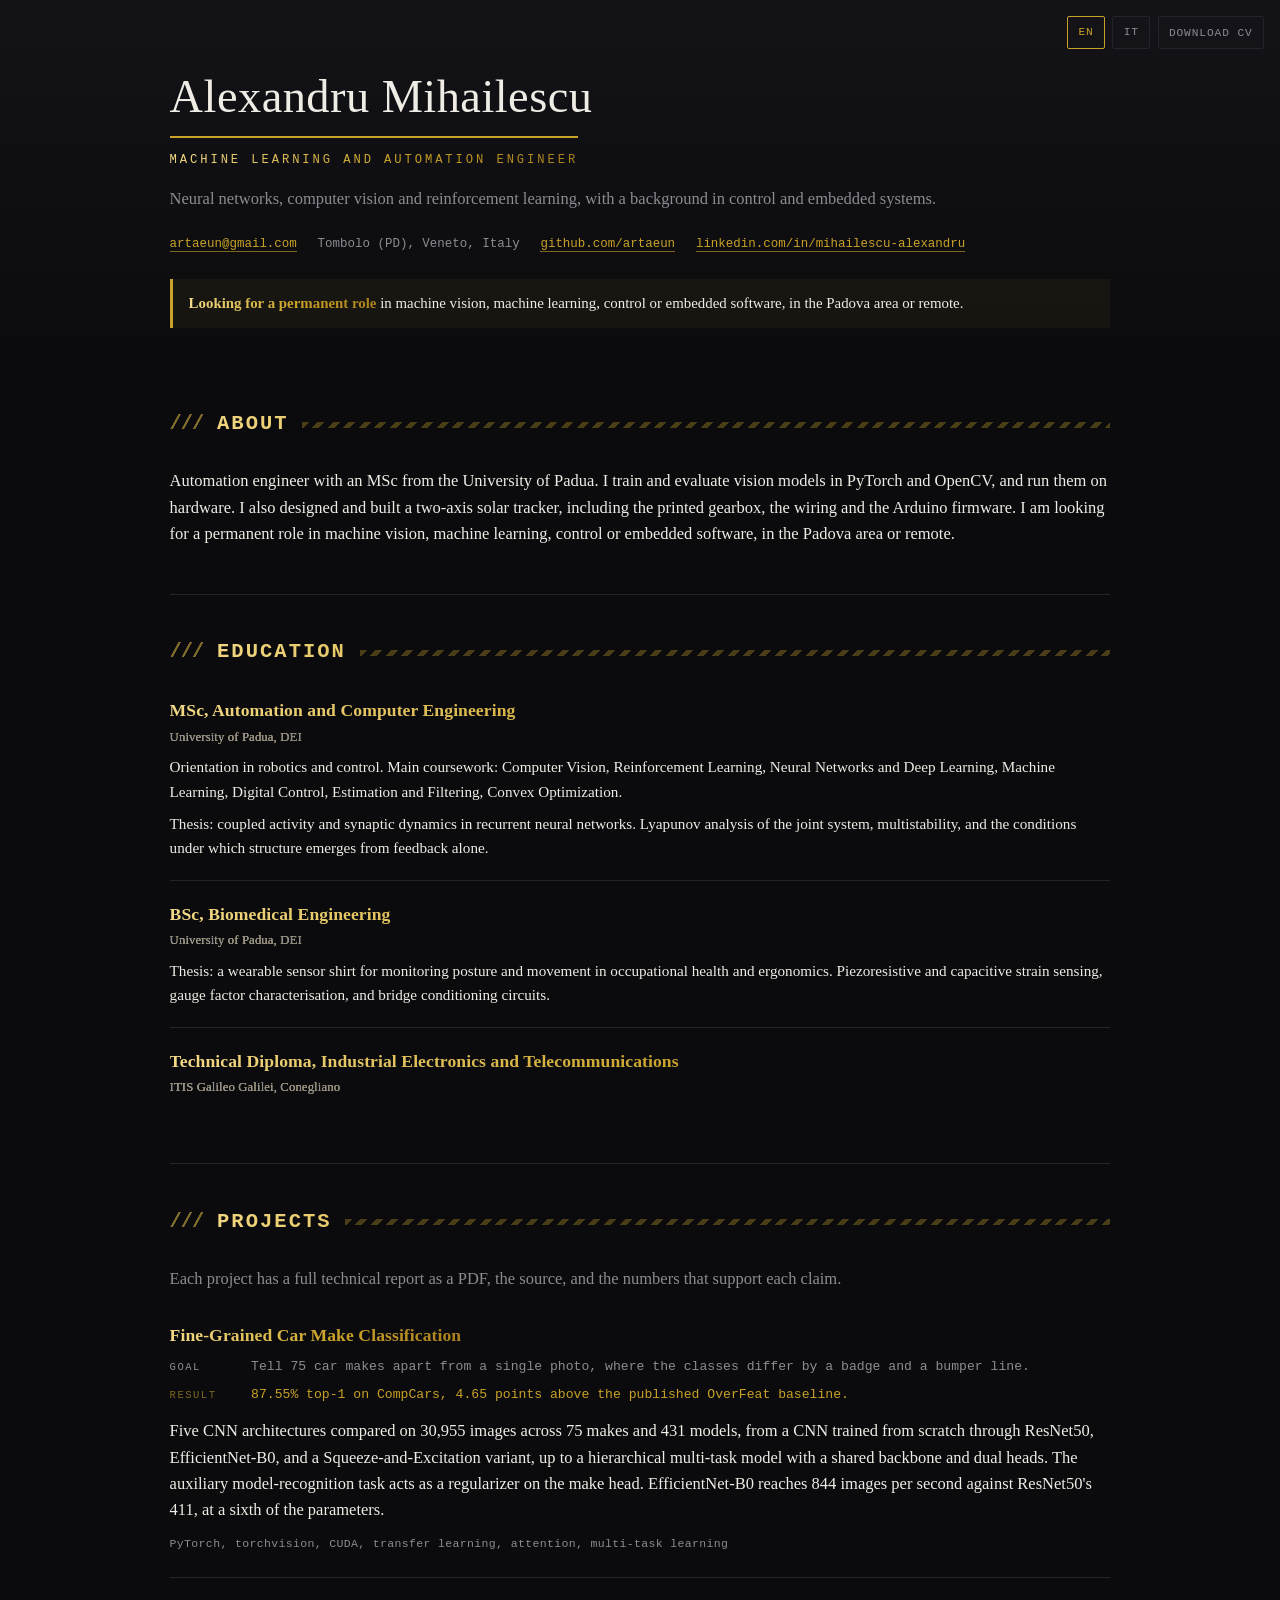
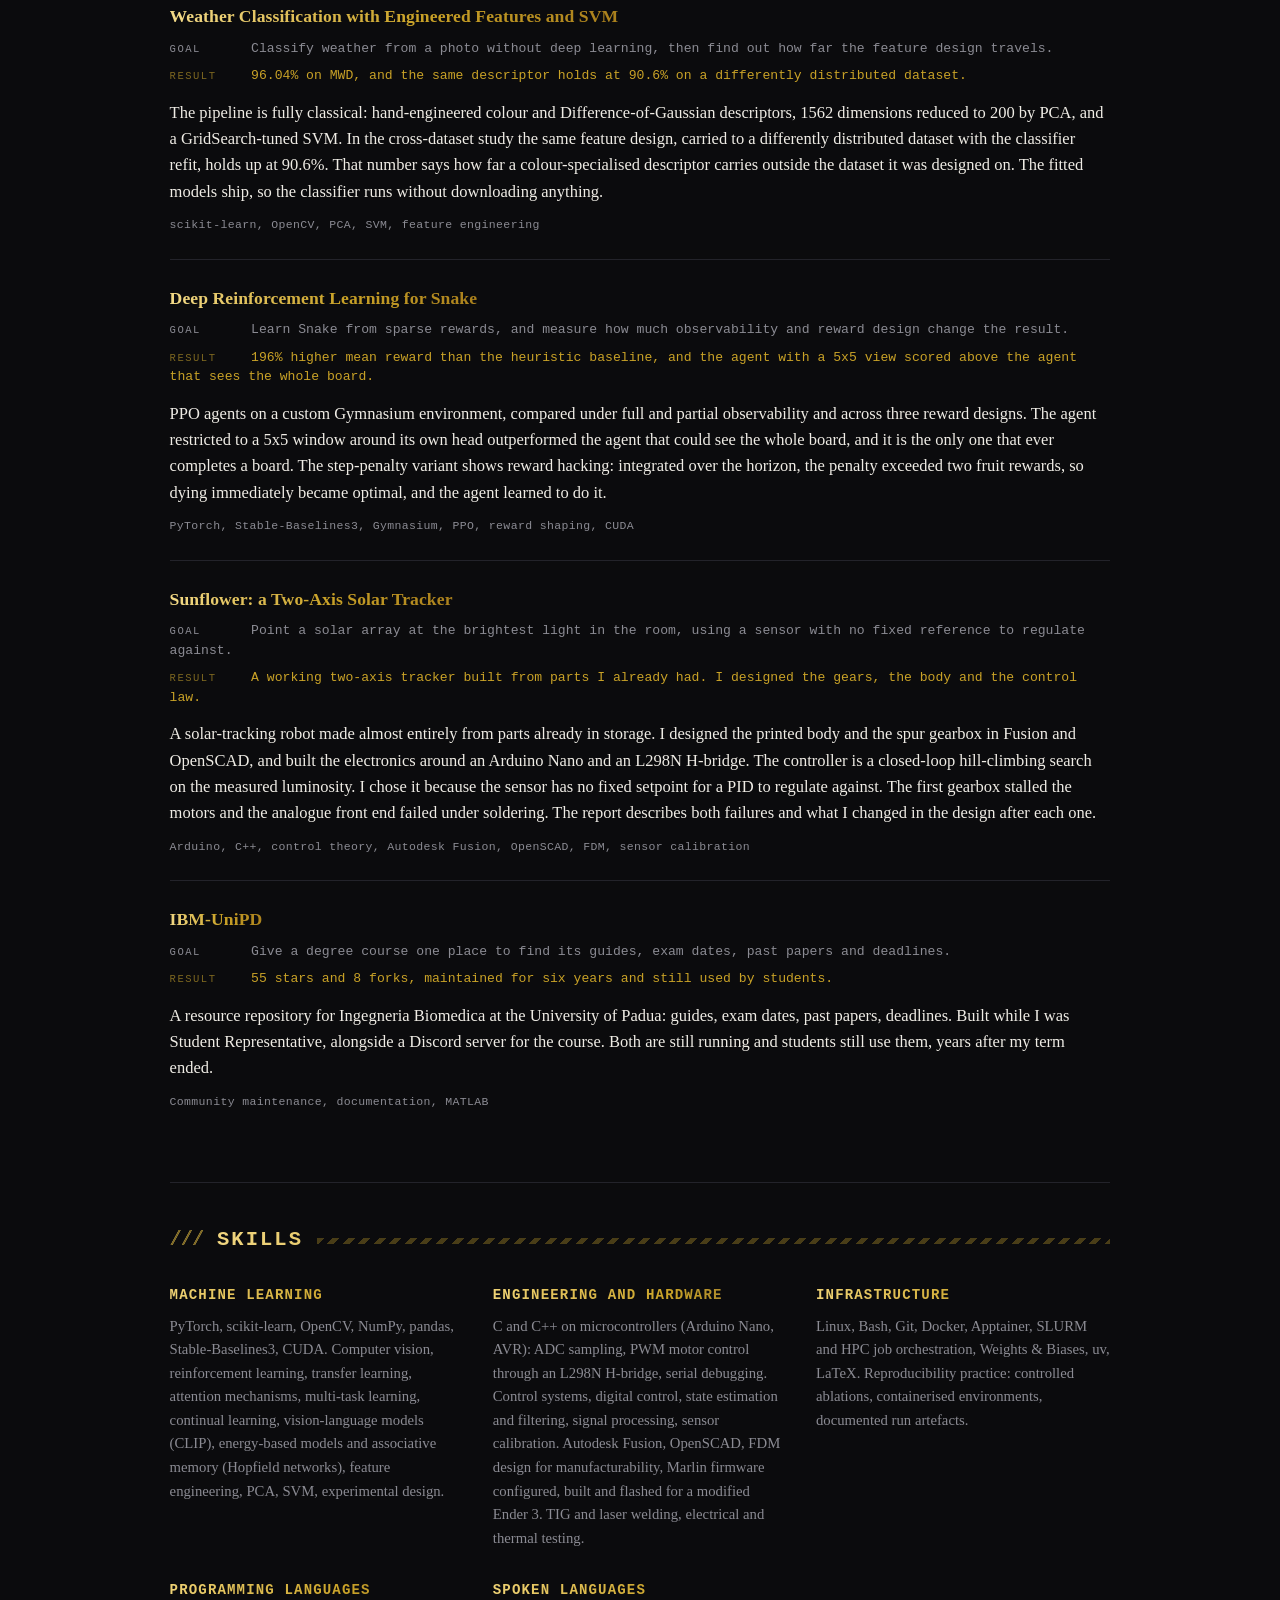
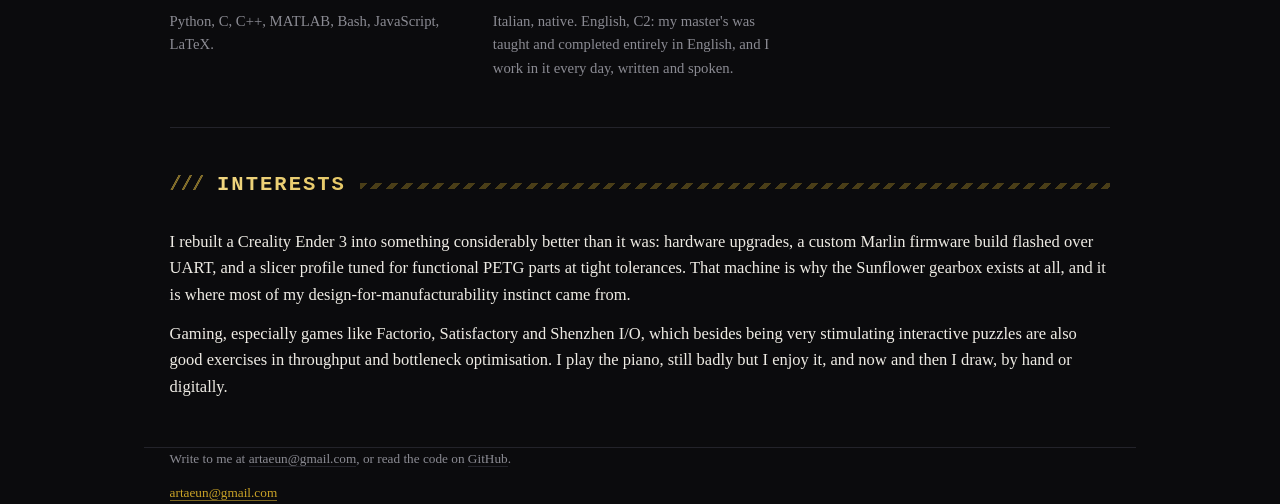
<file: index.html>
<!DOCTYPE html>
<html lang="en">
<head>
<meta charset="utf-8">
<meta name="viewport" content="width=device-width, initial-scale=1">
<title>Alexandru Mihailescu</title>
<meta name="description" content="Applied ML engineer. Computer vision, reinforcement learning, embedded systems. MSc Automation Engineering, University of Padua.">
<link rel="stylesheet" href="style.css">
<link rel="icon" href="data:,">
</head>
<body>

<nav class="toolbar screen-only">
  <a href="index.html" class="on">EN</a>
  <a href="it.html">IT</a>
  <button onclick="window.print()">Download CV</button>
</nav>

<header class="hero">
  <div class="wrap">
    <h1>Alexandru Mihailescu</h1>
    <p class="role">Machine Learning and Automation Engineer</p>
    <p class="sub">Neural networks, computer vision and reinforcement learning, with a background in control and embedded systems.</p>

    <ul class="contact">
      <li><a href="mailto:artaeun@gmail.com">artaeun@gmail.com</a></li>
      <li class="print-only phone">+39 340 519 2139</li>
      <li>Tombolo (PD), Veneto, Italy</li>
      <li><a href="https://github.com/artaeun">github.com/artaeun</a></li>
      <li><a href="https://www.linkedin.com/in/mihailescu-alexandru">linkedin.com/in/mihailescu-alexandru</a></li>
    </ul>

    <p class="availability"><strong>Looking for a permanent role</strong> in machine vision, machine learning, control or embedded software, in the Padova area or remote.</p>
  </div>
</header>

<main class="wrap">

<section id="about">
    <h2>About</h2>
    <p>Automation engineer with an MSc from the University of Padua. I train and evaluate vision models in PyTorch and OpenCV, and run them on hardware. I also designed and built a two-axis solar tracker, including the printed gearbox, the wiring and the Arduino firmware. I am looking for a permanent role in machine vision, machine learning, control or embedded software, in the Padova area or remote.</p>
  </section>

<section id="education">
    <h2>Education</h2>

    <article class="entry">
      <h3>MSc, Automation and Computer Engineering <span class="org">University of Padua, DEI</span></h3>
      <p class="screen-only">Orientation in robotics and control. Main coursework: Computer Vision, Reinforcement Learning, Neural Networks and Deep Learning, Machine Learning, Digital Control, Estimation and Filtering, Convex Optimization.</p>
      <p>Thesis: coupled activity and synaptic dynamics in recurrent neural networks. Lyapunov analysis of the joint system, multistability, and the conditions under which structure emerges from feedback alone.</p>
    </article>

    <article class="entry">
      <h3>BSc, Biomedical Engineering <span class="org">University of Padua, DEI</span></h3>
      <p>Thesis: a wearable sensor shirt for monitoring posture and movement in occupational health and ergonomics. Piezoresistive and capacitive strain sensing, gauge factor characterisation, and bridge conditioning circuits.</p>
    </article>

    <article class="entry">
      <h3>Technical Diploma, Industrial Electronics and Telecommunications <span class="org">ITIS Galileo Galilei, Conegliano</span></h3>
    </article>
  </section>

<section id="projects">
    <h2>Projects</h2>
    <p class="lede screen-only">Each project has a full technical report as a PDF, the source, and the numbers that support each claim.</p>

    <article class="project">
      <h3><a href="https://github.com/artaeun/fine-grained-car-classification">Fine-Grained Car Make Classification</a></h3>
      <p class="goal"><span>Goal</span> Tell 75 car makes apart from a single photo, where the classes differ by a badge and a bumper line.</p>
      <p class="metric"><span>Result</span> 87.55% top-1 on CompCars, 4.65 points above the published OverFeat baseline.</p>
      <p>Five CNN architectures compared on 30,955 images across 75 makes and 431 models, from a CNN trained from scratch through ResNet50, EfficientNet-B0, and a Squeeze-and-Excitation variant, up to a hierarchical multi-task model with a shared backbone and dual heads. The auxiliary model-recognition task acts as a regularizer on the make head. EfficientNet-B0 reaches 844 images per second against ResNet50's 411, at a sixth of the parameters.</p>
      <p class="stack">PyTorch, torchvision, CUDA, transfer learning, attention, multi-task learning</p>
    </article>

    <article class="project">
      <h3><a href="https://github.com/artaeun/weather-classification-svm">Weather Classification with Engineered Features and SVM</a></h3>
      <p class="goal"><span>Goal</span> Classify weather from a photo without deep learning, then find out how far the feature design travels.</p>
      <p class="metric"><span>Result</span> 96.04% on MWD, and the same descriptor holds at 90.6% on a differently distributed dataset.</p>
      <p>The pipeline is fully classical: hand-engineered colour and Difference-of-Gaussian descriptors, 1562 dimensions reduced to 200 by PCA, and a GridSearch-tuned SVM. In the cross-dataset study the same feature design, carried to a differently distributed dataset with the classifier refit, holds up at 90.6%. That number says how far a colour-specialised descriptor carries outside the dataset it was designed on. The fitted models ship, so the classifier runs without downloading anything.</p>
      <p class="stack">scikit-learn, OpenCV, PCA, SVM, feature engineering</p>
    </article>

    <article class="project">
      <h3><a href="https://github.com/artaeun/deep-rl-snake">Deep Reinforcement Learning for Snake</a></h3>
      <p class="goal"><span>Goal</span> Learn Snake from sparse rewards, and measure how much observability and reward design change the result.</p>
      <p class="metric"><span>Result</span> 196% higher mean reward than the heuristic baseline, and the agent with a 5x5 view scored above the agent that sees the whole board.</p>
      <p>PPO agents on a custom Gymnasium environment, compared under full and partial observability and across three reward designs. The agent restricted to a 5x5 window around its own head outperformed the agent that could see the whole board, and it is the only one that ever completes a board. The step-penalty variant shows reward hacking: integrated over the horizon, the penalty exceeded two fruit rewards, so dying immediately became optimal, and the agent learned to do it.</p>
      <p class="stack">PyTorch, Stable-Baselines3, Gymnasium, PPO, reward shaping, CUDA</p>
    </article>

    <article class="project">
      <h3><a href="https://github.com/artaeun/sunflower-solar-tracker">Sunflower: a Two-Axis Solar Tracker</a></h3>
      <p class="goal"><span>Goal</span> Point a solar array at the brightest light in the room, using a sensor with no fixed reference to regulate against.</p>
      <p class="metric"><span>Result</span> A working two-axis tracker built from parts I already had. I designed the gears, the body and the control law.</p>
      <p>A solar-tracking robot made almost entirely from parts already in storage. I designed the printed body and the spur gearbox in Fusion and OpenSCAD, and built the electronics around an Arduino Nano and an L298N H-bridge. The controller is a closed-loop hill-climbing search on the measured luminosity. I chose it because the sensor has no fixed setpoint for a PID to regulate against. The first gearbox stalled the motors and the analogue front end failed under soldering. The report describes both failures and what I changed in the design after each one.</p>
      <p class="stack">Arduino, C++, control theory, Autodesk Fusion, OpenSCAD, FDM, sensor calibration</p>
    </article>

    <article class="project">
      <h3><a href="https://github.com/artaeun/IBM-UniPD">IBM-UniPD</a></h3>
      <p class="goal"><span>Goal</span> Give a degree course one place to find its guides, exam dates, past papers and deadlines.</p>
      <p class="metric"><span>Result</span> 55 stars and 8 forks, maintained for six years and still used by students.</p>
      <p>A resource repository for Ingegneria Biomedica at the University of Padua: guides, exam dates, past papers, deadlines. Built while I was Student Representative, alongside a Discord server for the course. Both are still running and students still use them, years after my term ended.</p>
      <p class="stack">Community maintenance, documentation, MATLAB</p>
    </article>
  </section>

<section id="skills">
    <h2>Skills</h2>

    <div class="skillgrid">
      <div>
        <h3>Machine learning</h3>
        <p>PyTorch, scikit-learn, OpenCV, NumPy, pandas, Stable-Baselines3, CUDA. Computer vision, reinforcement learning, transfer learning, attention mechanisms, multi-task learning, continual learning, vision-language models (CLIP), energy-based models and associative memory (Hopfield networks), feature engineering, PCA, SVM, experimental design.</p>
      </div>
      <div>
        <h3>Engineering and hardware</h3>
        <p>C and C++ on microcontrollers (Arduino Nano, AVR): ADC sampling, PWM motor control through an L298N H-bridge, serial debugging. Control systems, digital control, state estimation and filtering, signal processing, sensor calibration. Autodesk Fusion, OpenSCAD, FDM design for manufacturability, Marlin firmware configured, built and flashed for a modified Ender 3. TIG and laser welding, electrical and thermal testing.</p>
      </div>
      <div>
        <h3>Infrastructure</h3>
        <p>Linux, Bash, Git, Docker, Apptainer, SLURM and HPC job orchestration, Weights &amp; Biases, uv, LaTeX. Reproducibility practice: controlled ablations, containerised environments, documented run artefacts.</p>
      </div>
      <div>
        <h3>Programming languages</h3>
        <p>Python, C, C++, MATLAB, Bash, JavaScript, LaTeX.</p>
      </div>
      <div>
        <h3>Spoken languages</h3>
        <p>Italian, native. English, C2: my master's was taught and completed entirely in English, and I work in it every day, written and spoken.</p>
      </div>
      </div>
  </section>



<section id="interests" class="screen-only">
    <h2>Interests</h2>
    <p>I rebuilt a Creality Ender 3 into something considerably better than it was: hardware upgrades, a custom Marlin firmware build flashed over UART, and a slicer profile tuned for functional PETG parts at tight tolerances. That machine is why the Sunflower gearbox exists at all, and it is where most of my design-for-manufacturability instinct came from.</p>
    <p>Gaming, especially games like Factorio, Satisfactory and Shenzhen I/O, which besides being very stimulating interactive puzzles are also good exercises in throughput and bottleneck optimisation. I play the piano, still badly but I enjoy it, and now and then I draw, by hand or digitally.</p>
  </section>

</main>

<footer class="wrap">
  <p class="colophon screen-only">Write to me at <a href="mailto:artaeun@gmail.com">artaeun@gmail.com</a>, or read the code on <a href="https://github.com/artaeun">GitHub</a>.</p>
  <p class="screen-only"><a href="mailto:artaeun@gmail.com">artaeun@gmail.com</a></p>
  <p class="print-only">artaeun@gmail.com &nbsp;&middot;&nbsp; +39 340 519 2139 &nbsp;&middot;&nbsp; Tombolo (PD), Italy &nbsp;&middot;&nbsp; Portfolio, source and full technical reports: github.com/artaeun &nbsp;&middot;&nbsp; artaeun.github.io</p>
</footer>

</body>
</html>
</file>
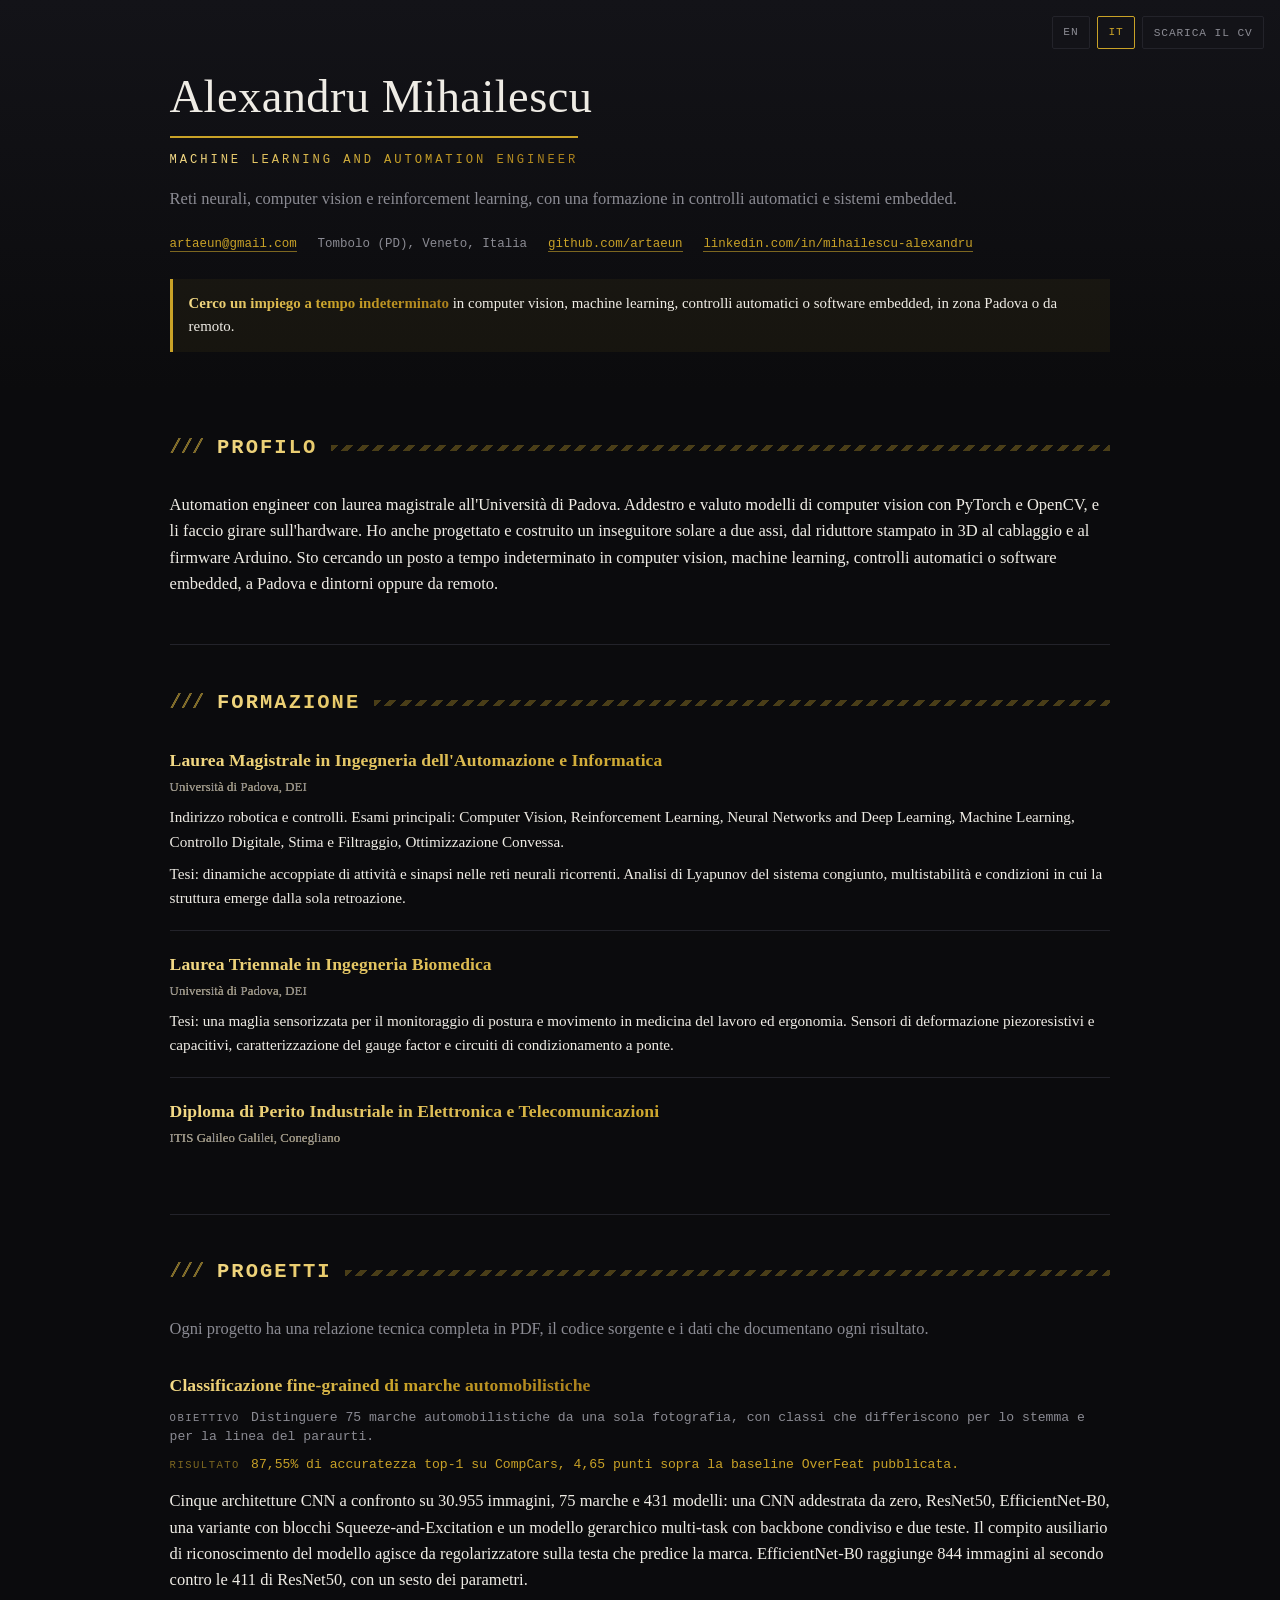
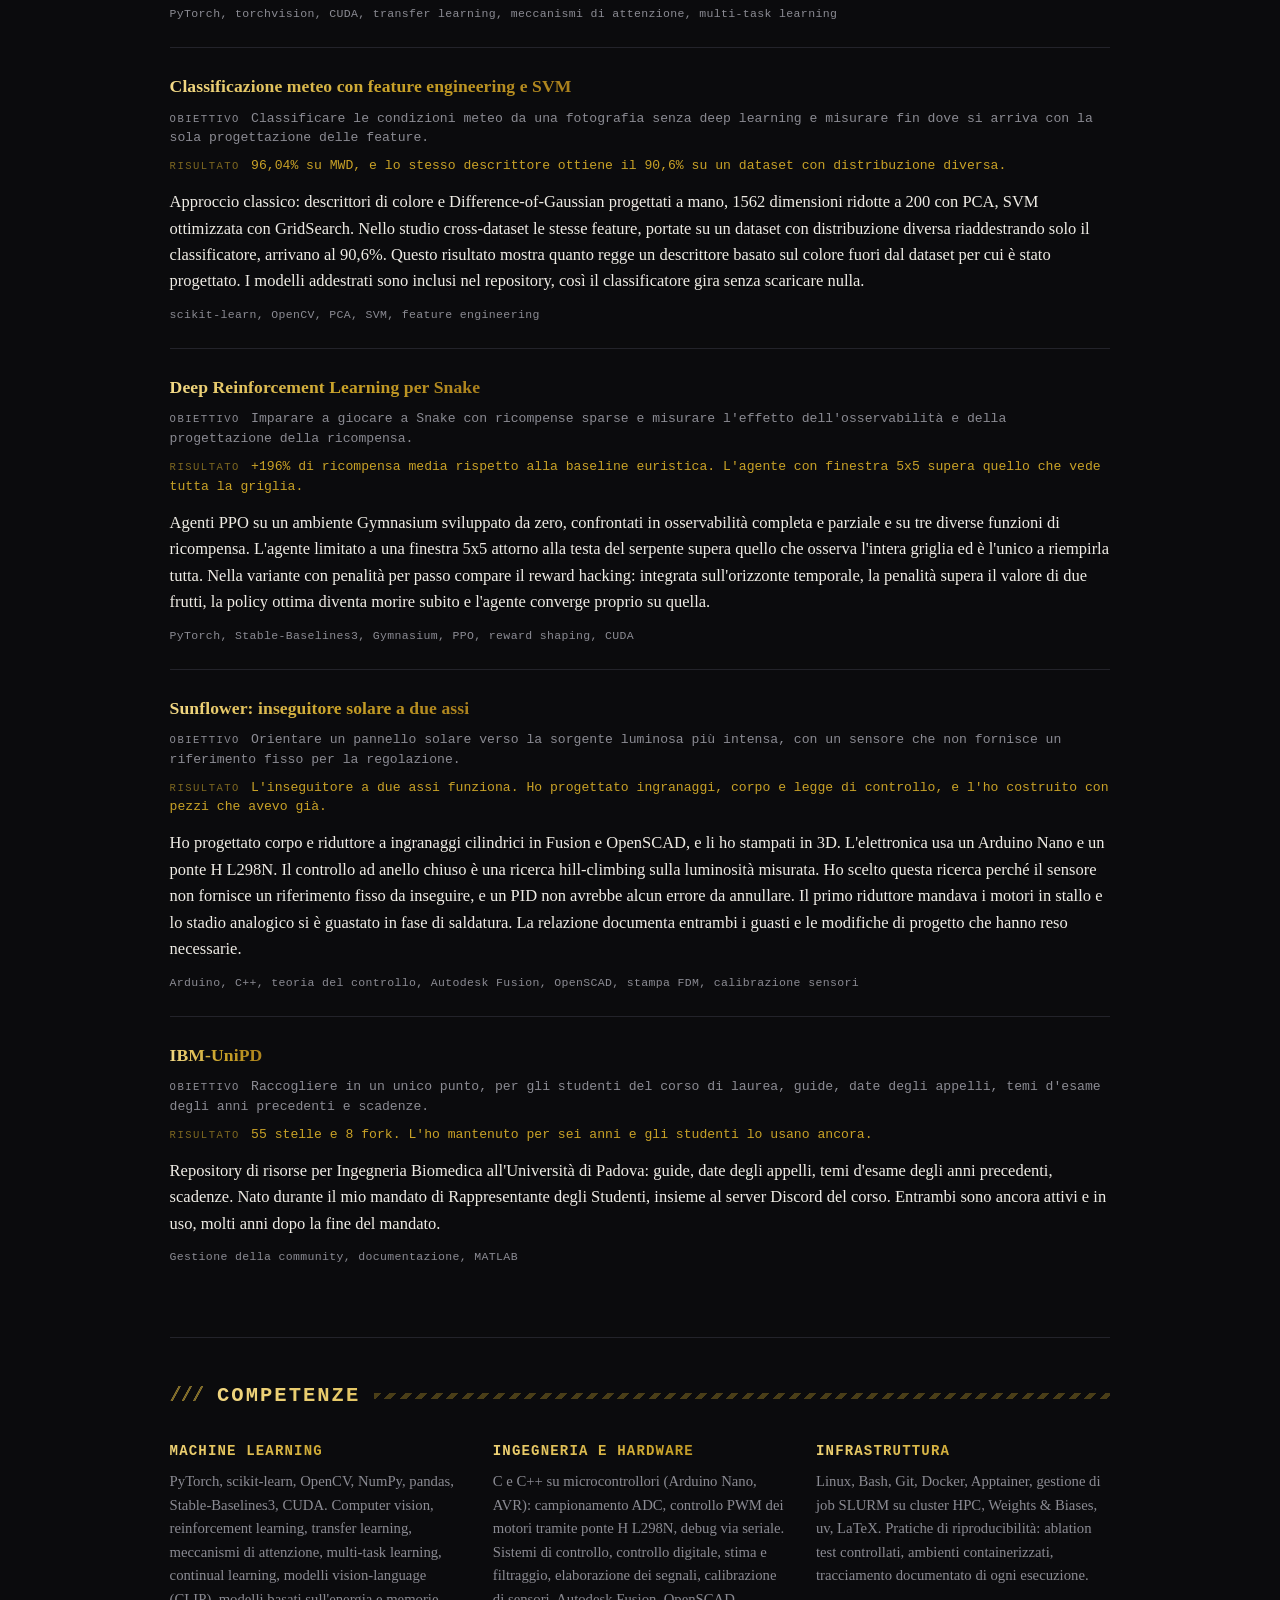
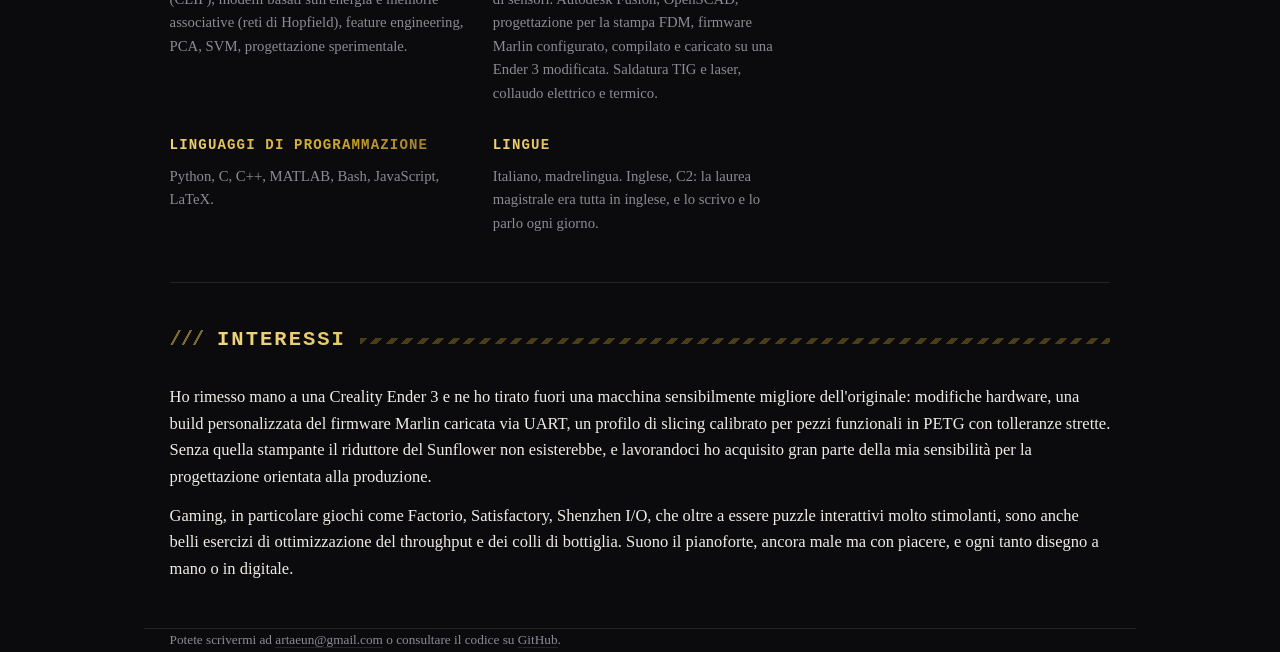
<file: it.html>
<!DOCTYPE html>
<html lang="it">
<head>
<meta charset="utf-8">
<meta name="viewport" content="width=device-width, initial-scale=1">
<title>Alexandru Mihailescu</title>
<meta name="description" content="Machine Learning and Automation Engineer. Computer vision, reinforcement learning, sistemi embedded. Laurea magistrale in Ingegneria dell'Automazione, Università di Padova.">
<link rel="stylesheet" href="style.css">
<link rel="icon" href="data:,">
</head>
<body>

<nav class="toolbar screen-only">
  <a href="index.html">EN</a>
  <a href="it.html" class="on">IT</a>
  <button onclick="window.print()">Scarica il CV</button>
</nav>

<header class="hero">
  <div class="wrap">
    <h1>Alexandru Mihailescu</h1>
    <p class="role">Machine Learning and Automation Engineer</p>
    <p class="sub">Reti neurali, computer vision e reinforcement learning, con una formazione in controlli automatici e sistemi embedded.</p>

    <ul class="contact">
      <li><a href="mailto:artaeun@gmail.com">artaeun@gmail.com</a></li>
      <li class="print-only phone">+39 340 519 2139</li>
      <li>Tombolo (PD), Veneto, Italia</li>
      <li><a href="https://github.com/artaeun">github.com/artaeun</a></li>
      <li><a href="https://www.linkedin.com/in/mihailescu-alexandru">linkedin.com/in/mihailescu-alexandru</a></li>
    </ul>

    <p class="availability"><strong>Cerco un impiego a tempo indeterminato</strong> in computer vision, machine learning, controlli automatici o software embedded, in zona Padova o da remoto.</p>
  </div>
</header>

<main class="wrap">

<section id="about">
    <h2>Profilo</h2>
    <p>Automation engineer con laurea magistrale all'Università di Padova. Addestro e valuto modelli di computer vision con PyTorch e OpenCV, e li faccio girare sull'hardware. Ho anche progettato e costruito un inseguitore solare a due assi, dal riduttore stampato in 3D al cablaggio e al firmware Arduino. Sto cercando un posto a tempo indeterminato in computer vision, machine learning, controlli automatici o software embedded, a Padova e dintorni oppure da remoto.</p>
  </section>

<section id="education">
    <h2>Formazione</h2>

    <article class="entry">
      <h3>Laurea Magistrale in Ingegneria dell'Automazione e Informatica <span class="org">Università di Padova, DEI</span></h3>
      <p class="screen-only">Indirizzo robotica e controlli. Esami principali: Computer Vision, Reinforcement Learning, Neural Networks and Deep Learning, Machine Learning, Controllo Digitale, Stima e Filtraggio, Ottimizzazione Convessa.</p>
      <p>Tesi: dinamiche accoppiate di attività e sinapsi nelle reti neurali ricorrenti. Analisi di Lyapunov del sistema congiunto, multistabilità e condizioni in cui la struttura emerge dalla sola retroazione.</p>
    </article>

    <article class="entry">
      <h3>Laurea Triennale in Ingegneria Biomedica <span class="org">Università di Padova, DEI</span></h3>
      <p>Tesi: una maglia sensorizzata per il monitoraggio di postura e movimento in medicina del lavoro ed ergonomia. Sensori di deformazione piezoresistivi e capacitivi, caratterizzazione del gauge factor e circuiti di condizionamento a ponte.</p>
    </article>

    <article class="entry">
      <h3>Diploma di Perito Industriale in Elettronica e Telecomunicazioni <span class="org">ITIS Galileo Galilei, Conegliano</span></h3>
    </article>
  </section>

<section id="projects">
    <h2>Progetti</h2>
    <p class="lede screen-only">Ogni progetto ha una relazione tecnica completa in PDF, il codice sorgente e i dati che documentano ogni risultato.</p>

    <article class="project">
      <h3><a href="https://github.com/artaeun/fine-grained-car-classification">Classificazione fine-grained di marche automobilistiche</a></h3>
      <p class="goal"><span>Obiettivo</span> Distinguere 75 marche automobilistiche da una sola fotografia, con classi che differiscono per lo stemma e per la linea del paraurti.</p>
      <p class="metric"><span>Risultato</span> 87,55% di accuratezza top-1 su CompCars, 4,65 punti sopra la baseline OverFeat pubblicata.</p>
      <p>Cinque architetture CNN a confronto su 30.955 immagini, 75 marche e 431 modelli: una CNN addestrata da zero, ResNet50, EfficientNet-B0, una variante con blocchi Squeeze-and-Excitation e un modello gerarchico multi-task con backbone condiviso e due teste. Il compito ausiliario di riconoscimento del modello agisce da regolarizzatore sulla testa che predice la marca. EfficientNet-B0 raggiunge 844 immagini al secondo contro le 411 di ResNet50, con un sesto dei parametri.</p>
      <p class="stack">PyTorch, torchvision, CUDA, transfer learning, meccanismi di attenzione, multi-task learning</p>
    </article>

    <article class="project">
      <h3><a href="https://github.com/artaeun/weather-classification-svm">Classificazione meteo con feature engineering e SVM</a></h3>
      <p class="goal"><span>Obiettivo</span> Classificare le condizioni meteo da una fotografia senza deep learning e misurare fin dove si arriva con la sola progettazione delle feature.</p>
      <p class="metric"><span>Risultato</span> 96,04% su MWD, e lo stesso descrittore ottiene il 90,6% su un dataset con distribuzione diversa.</p>
      <p>Approccio classico: descrittori di colore e Difference-of-Gaussian progettati a mano, 1562 dimensioni ridotte a 200 con PCA, SVM ottimizzata con GridSearch. Nello studio cross-dataset le stesse feature, portate su un dataset con distribuzione diversa riaddestrando solo il classificatore, arrivano al 90,6%. Questo risultato mostra quanto regge un descrittore basato sul colore fuori dal dataset per cui è stato progettato. I modelli addestrati sono inclusi nel repository, così il classificatore gira senza scaricare nulla.</p>
      <p class="stack">scikit-learn, OpenCV, PCA, SVM, feature engineering</p>
    </article>

    <article class="project">
      <h3><a href="https://github.com/artaeun/deep-rl-snake">Deep Reinforcement Learning per Snake</a></h3>
      <p class="goal"><span>Obiettivo</span> Imparare a giocare a Snake con ricompense sparse e misurare l'effetto dell'osservabilità e della progettazione della ricompensa.</p>
      <p class="metric"><span>Risultato</span> +196% di ricompensa media rispetto alla baseline euristica. L'agente con finestra 5x5 supera quello che vede tutta la griglia.</p>
      <p>Agenti PPO su un ambiente Gymnasium sviluppato da zero, confrontati in osservabilità completa e parziale e su tre diverse funzioni di ricompensa. L'agente limitato a una finestra 5x5 attorno alla testa del serpente supera quello che osserva l'intera griglia ed è l'unico a riempirla tutta. Nella variante con penalità per passo compare il reward hacking: integrata sull'orizzonte temporale, la penalità supera il valore di due frutti, la policy ottima diventa morire subito e l'agente converge proprio su quella.</p>
      <p class="stack">PyTorch, Stable-Baselines3, Gymnasium, PPO, reward shaping, CUDA</p>
    </article>

    <article class="project">
      <h3><a href="https://github.com/artaeun/sunflower-solar-tracker">Sunflower: inseguitore solare a due assi</a></h3>
      <p class="goal"><span>Obiettivo</span> Orientare un pannello solare verso la sorgente luminosa più intensa, con un sensore che non fornisce un riferimento fisso per la regolazione.</p>
      <p class="metric"><span>Risultato</span> L'inseguitore a due assi funziona. Ho progettato ingranaggi, corpo e legge di controllo, e l'ho costruito con pezzi che avevo già.</p>
      <p>Ho progettato corpo e riduttore a ingranaggi cilindrici in Fusion e OpenSCAD, e li ho stampati in 3D. L'elettronica usa un Arduino Nano e un ponte H L298N. Il controllo ad anello chiuso è una ricerca hill-climbing sulla luminosità misurata. Ho scelto questa ricerca perché il sensore non fornisce un riferimento fisso da inseguire, e un PID non avrebbe alcun errore da annullare. Il primo riduttore mandava i motori in stallo e lo stadio analogico si è guastato in fase di saldatura. La relazione documenta entrambi i guasti e le modifiche di progetto che hanno reso necessarie.</p>
      <p class="stack">Arduino, C++, teoria del controllo, Autodesk Fusion, OpenSCAD, stampa FDM, calibrazione sensori</p>
    </article>

    <article class="project">
      <h3><a href="https://github.com/artaeun/IBM-UniPD">IBM-UniPD</a></h3>
      <p class="goal"><span>Obiettivo</span> Raccogliere in un unico punto, per gli studenti del corso di laurea, guide, date degli appelli, temi d'esame degli anni precedenti e scadenze.</p>
      <p class="metric"><span>Risultato</span> 55 stelle e 8 fork. L'ho mantenuto per sei anni e gli studenti lo usano ancora.</p>
      <p>Repository di risorse per Ingegneria Biomedica all'Università di Padova: guide, date degli appelli, temi d'esame degli anni precedenti, scadenze. Nato durante il mio mandato di Rappresentante degli Studenti, insieme al server Discord del corso. Entrambi sono ancora attivi e in uso, molti anni dopo la fine del mandato.</p>
      <p class="stack">Gestione della community, documentazione, MATLAB</p>
    </article>
  </section>

<section id="skills">
    <h2>Competenze</h2>

    <div class="skillgrid">
      <div>
        <h3>Machine learning</h3>
        <p>PyTorch, scikit-learn, OpenCV, NumPy, pandas, Stable-Baselines3, CUDA. Computer vision, reinforcement learning, transfer learning, meccanismi di attenzione, multi-task learning, continual learning, modelli vision-language (CLIP), modelli basati sull'energia e memorie associative (reti di Hopfield), feature engineering, PCA, SVM, progettazione sperimentale.</p>
      </div>
      <div>
        <h3>Ingegneria e hardware</h3>
        <p>C e C++ su microcontrollori (Arduino Nano, AVR): campionamento ADC, controllo PWM dei motori tramite ponte H L298N, debug via seriale. Sistemi di controllo, controllo digitale, stima e filtraggio, elaborazione dei segnali, calibrazione di sensori. Autodesk Fusion, OpenSCAD, progettazione per la stampa FDM, firmware Marlin configurato, compilato e caricato su una Ender 3 modificata. Saldatura TIG e laser, collaudo elettrico e termico.</p>
      </div>
      <div>
        <h3>Infrastruttura</h3>
        <p>Linux, Bash, Git, Docker, Apptainer, gestione di job SLURM su cluster HPC, Weights &amp; Biases, uv, LaTeX. Pratiche di riproducibilità: ablation test controllati, ambienti containerizzati, tracciamento documentato di ogni esecuzione.</p>
      </div>
      <div>
        <h3>Linguaggi di programmazione</h3>
        <p>Python, C, C++, MATLAB, Bash, JavaScript, LaTeX.</p>
      </div>
      <div>
        <h3>Lingue</h3>
        <p>Italiano, madrelingua. Inglese, C2: la laurea magistrale era tutta in inglese, e lo scrivo e lo parlo ogni giorno.</p>
      </div>
      </div>
  </section>



<section id="interests" class="screen-only">
    <h2>Interessi</h2>
    <p>Ho rimesso mano a una Creality Ender 3 e ne ho tirato fuori una macchina sensibilmente migliore dell'originale: modifiche hardware, una build personalizzata del firmware Marlin caricata via UART, un profilo di slicing calibrato per pezzi funzionali in PETG con tolleranze strette. Senza quella stampante il riduttore del Sunflower non esisterebbe, e lavorandoci ho acquisito gran parte della mia sensibilità per la progettazione orientata alla produzione.</p>
    <p>Gaming, in particolare giochi come Factorio, Satisfactory, Shenzhen I/O, che oltre a essere puzzle interattivi molto stimolanti, sono anche belli esercizi di ottimizzazione del throughput e dei colli di bottiglia. Suono il pianoforte, ancora male ma con piacere, e ogni tanto disegno a mano o in digitale.</p>
  </section>

</main>

<footer class="wrap">
  <p class="colophon screen-only">Potete scrivermi ad <a href="mailto:artaeun@gmail.com">artaeun@gmail.com</a> o consultare il codice su <a href="https://github.com/artaeun">GitHub</a>.</p>
  <p class="print-only">artaeun@gmail.com &nbsp;&middot;&nbsp; +39 340 519 2139 &nbsp;&middot;&nbsp; Tombolo (PD), Italia &nbsp;&middot;&nbsp; Portfolio, codice e relazioni tecniche complete: github.com/artaeun &nbsp;&middot;&nbsp; artaeun.github.io</p>
</footer>

</body>
</html>
</file>
<file: style.css>
﻿:root {
  --ink: #0b0b0d;
  --ink-2: #131318;
  --text: #efece5;
  --muted: #8b8b93;

  --gold: #c9a227;
  --gold-lit: #f0d478;
  --gold-dim: #7d6720;
  --grad: linear-gradient(62deg, #f5dc8a 0%, #c9a227 55%, #a97f1c 100%);
  --grad-cool: linear-gradient(62deg, #f0d478 0%, #c9a227 60%, #8d6f34 100%);

  --rule: #23232a;

  --serif: "Charter", "Bitstream Charter", Constantia, "Iowan Old Style", "Palatino Linotype", Palatino, Georgia, serif;
  --mono: ui-monospace, "Cascadia Mono", "SF Mono", Menlo, Consolas, monospace;

  --page: 62rem;
  --gutter: 1.6rem;
}

* { box-sizing: border-box; margin: 0; padding: 0; }
html { -webkit-text-size-adjust: 100%; }

body {
  background: var(--ink);
  color: var(--text);
  font: 400 16.5px/1.6 var(--serif);
  font-feature-settings: "kern" 1, "liga" 1, "lnum" 1;
  font-variant-numeric: lining-nums;
}

.wrap { width: 100%; max-width: var(--page); margin: 0 auto; padding: 0 var(--gutter); }

a { color: var(--gold); text-decoration: none; border-bottom: 1px solid var(--gold-dim); }
a:hover { color: var(--gold-lit); border-bottom-color: var(--gold-lit); }

/* Obsidianite move: bold text is a gradient, clipped to the glyphs. */
strong {
  background-image: var(--grad);
  -webkit-background-clip: text;
  background-clip: text;
  -webkit-text-fill-color: transparent;
  color: var(--gold);
  font-weight: 600;
}

/* ---------- hero ---------- */

.hero { padding: 4.5rem 0 2.4rem; background: linear-gradient(180deg, var(--ink-2), var(--ink)); }

h1 { font-size: clamp(2rem, 5.5vw, 2.9rem); font-weight: 400; letter-spacing: 0.01em; line-height: 1.08; }

.role {
  font-family: var(--mono);
  font-size: 0.76rem;
  letter-spacing: 0.24em;
  text-transform: uppercase;
  margin: 0.85rem 0 0;
  padding-top: 0.85rem;
  border-top: 2px solid var(--gold);
  display: inline-block;
  background-image: var(--grad);
  -webkit-background-clip: text;
  background-clip: text;
  -webkit-text-fill-color: transparent;
}

.sub { color: var(--muted); margin-top: 0.9rem; }

.contact {
  list-style: none;
  display: flex; flex-wrap: wrap;
  gap: 0.3rem 1.3rem;
  margin-top: 1.4rem;
  font-family: var(--mono);
  font-size: 0.78rem;
  color: var(--muted);
}

.availability {
  margin-top: 1.5rem;
  padding: 0.8rem 1rem;
  border-left: 3px solid var(--gold);
  background: rgba(201, 162, 39, 0.06);
  font-size: 0.93rem;
}

/* ---------- sections: the worksite rule ---------- */

/* Reading order on screen. The markup order is the printed order, so the two are
   set independently. */
main { display: flex; flex-direction: column; }
#about     { order: 1; }
#education { order: 2; }
#projects  { order: 3; }
#skills    { order: 4; }
#interests { order: 5; }

section { padding: 2.6rem 0 2.9rem; }

main section, footer { border-top: 1px solid var(--rule); }
#about { border-top: 0; }

h2 {
  display: flex;
  align-items: center;
  gap: 0.85rem;
  font-family: var(--mono);
  font-size: 1.28rem;
  font-weight: 700;
  letter-spacing: 0.1em;
  text-transform: uppercase;
  margin-bottom: 1.7rem;
  background-image: var(--grad);
  -webkit-background-clip: text;
  background-clip: text;
  -webkit-text-fill-color: transparent;
}

h2::before {
  content: "///";
  -webkit-text-fill-color: var(--gold-dim);
  letter-spacing: -0.05em;
  font-weight: 400;
}

/* the hazard rule running out from the heading */
h2::after {
  content: "";
  flex: 1;
  height: 6px;
  background: repeating-linear-gradient(
      135deg,
      var(--gold-dim) 0 5px,
      transparent 5px 11px);
  opacity: 0.55;
}

h3 { font-size: 1.1rem; font-weight: 600; letter-spacing: 0.005em; }

p + p { margin-top: 0.8rem; }
.lede { color: var(--muted); margin-bottom: 1.8rem; }

/* ---------- projects ---------- */

.project { padding: 1.5rem 0; border-top: 1px solid var(--rule); }
.project:first-of-type { border-top: 0; padding-top: 0; }

/* project titles carry the gradient, same as every other h3 on the page */
.project h3 a {
  border: 0;
  background-image: var(--grad);
  -webkit-background-clip: text;
  background-clip: text;
  -webkit-text-fill-color: transparent;
  color: var(--gold);
}
.project h3 a:hover {
  background-image: none;
  -webkit-text-fill-color: var(--gold-lit);
  color: var(--gold-lit);
}

.goal, .metric { font-family: var(--mono); font-size: 0.82rem; line-height: 1.5; margin-top: 0.5rem; }
.goal { color: var(--muted); }
.metric { color: var(--gold); }

.goal span, .metric span {
  display: inline-block;
  min-width: 4.6rem;
  font-size: 0.66rem;
  letter-spacing: 0.14em;
  text-transform: uppercase;
  color: var(--muted);
}
.metric span { color: var(--gold-dim); }

.project > p:not(.goal):not(.metric):not(.stack) { margin-top: 0.85rem; }

.stack { margin-top: 0.7rem; font-family: var(--mono); font-size: 0.72rem; color: var(--muted); letter-spacing: 0.03em; }

/* ---------- skills ---------- */

.skillgrid { display: grid; grid-template-columns: repeat(auto-fit, minmax(14rem, 1fr)); gap: 1.8rem; }
.skillgrid h3 {
  font-size: 0.88rem;
  font-family: var(--mono);
  letter-spacing: 0.08em;
  text-transform: uppercase;
  margin-bottom: 0.5rem;
  background-image: var(--grad-cool);
  -webkit-background-clip: text;
  background-clip: text;
  -webkit-text-fill-color: transparent;
}
.skillgrid p { font-size: 0.92rem; color: var(--muted); }

/* ---------- entries ---------- */

.entry { padding: 1.2rem 0; border-top: 1px solid var(--rule); }
.entry:first-of-type { border-top: 0; padding-top: 0; }

.entry h3 {
  background-image: var(--grad);
  -webkit-background-clip: text;
  background-clip: text;
  -webkit-text-fill-color: transparent;
  color: var(--gold);
}

/* the organisation stays muted; it must not inherit the clipped fill */
.entry .org {
  display: block;
  font-size: 0.8rem;
  font-weight: 400;
  margin-top: 0.15rem;
  -webkit-text-fill-color: var(--muted);
  color: var(--muted);
}

.entry p { font-size: 0.95rem; margin-top: 0.5rem; }

/* ---------- toolbar ---------- */

.toolbar { position: fixed; top: 1rem; right: 1rem; z-index: 10; display: flex; gap: 0.45rem; }
.toolbar a, .toolbar button {
  font-family: var(--mono);
  font-size: 0.7rem; letter-spacing: 0.08em; text-transform: uppercase;
  color: var(--muted); background: var(--ink-2);
  border: 1px solid var(--rule); border-radius: 2px;
  padding: 0.42rem 0.65rem; cursor: pointer;
}
.toolbar a:hover, .toolbar button:hover { color: var(--gold); border-color: var(--gold); }
.toolbar a.on { color: var(--gold); border-color: var(--gold); }

footer { padding: 2rem 0 3.5rem; color: var(--muted); font-size: 0.83rem; }

.colophon a { color: var(--muted); border-bottom-color: var(--rule); }
.colophon a:hover { color: var(--gold-lit); border-bottom-color: var(--gold-lit); }

.print-only { display: none; }

@media (max-width: 46rem) {
  body { font-size: 16px; }
  .hero { padding: 3.2rem 0 2rem; }
  .toolbar { position: static; justify-content: flex-end; padding: 1rem 1.4rem 0; }
  h2 { font-size: 1.1rem; }
  .goal span, .metric span { display: block; min-width: 0; margin-bottom: 0.1rem; }
}

/* ======================================================================
   PRINT. Its own template. None of the above decoration survives.
   ====================================================================== */

@media print {

  /* @page margin is zero and the real margins are body padding, so a print
     dialog set to None or Minimum cannot flatten them. */
  @page { size: A4 portrait; margin: 0; }

  html, body { background: #fff !important; color: #1a1a1a !important; }

  body {
    font: 400 9.4pt/1.46 var(--serif);
    font-feature-settings: "kern" 1, "liga" 1, "lnum" 1;
    font-variant-numeric: lining-nums;
    -webkit-print-color-adjust: exact;
    print-color-adjust: exact;
    width: 210mm;
    padding: 12mm 14mm 8mm;
  }

  .wrap { max-width: none; width: auto; padding: 0; margin: 0; }

  /* the tagline repeats the opening sentence of the profile, and the footer only
     repeated the header contact line */
  /* the printed sheet drops what the covering email and the website already carry:
     the tagline (it repeats the profile), the availability note, the coursework list */
  .toolbar, .screen-only, #interests, footer, .sub, .availability { display: none !important; }
  .print-only { display: inline; }

  /* no gradients on paper: they print as mud */
  strong, .role, h2, .metric, .skillgrid h3, .entry h3, .entry .org, .project h3 a {
    background: none !important;
    -webkit-text-fill-color: currentColor !important;
    background-clip: border-box !important;
  }

  /* One column, in document order. A printed sheet fragments predictably this way;
     a grid container does not. */
  main { display: block; }
  section { display: block; padding: 10pt 0 0; }
  main section { border-top: 0 !important; }
  main section:first-of-type { padding-top: 0; }

  .skillgrid { display: grid; grid-template-columns: 1fr 1fr; column-gap: 7mm; row-gap: 3pt; }
  .skillgrid > div { break-inside: avoid; }


  /* ---- header ---- */
  .hero {
    background: none !important;
    border: 0;
    border-bottom: 1.6pt solid #9a7c14;
    padding: 0 0 8pt;
    margin-bottom: 0;
  }
  h1 { font-size: 21pt; letter-spacing: 0.02em; color: #111; }
  .role {
    border-top: 0; padding: 0; margin: 2.5pt 0 0;
    font-size: 8pt; letter-spacing: 0.18em; font-weight: 600;
    color: #9a7c14 !important;
  }
  .sub { margin-top: 3.5pt; font-size: 9.2pt; color: #444; }

  /* contact: serif, not mono. Mono was stretching the phone digits apart. */
  .contact {
    margin-top: 5pt;
    gap: 2pt 18pt;
    font-family: var(--serif);
    font-size: 9pt;
    letter-spacing: 0;
    color: #333;
  }
  .contact li { white-space: nowrap; }
  .contact a { color: #333; border: 0; }

  .availability {
    margin-top: 7pt; padding: 4pt 7pt; font-size: 8.6pt;
    background: #faf6ea !important;
    border-left: 2pt solid #9a7c14;
    break-inside: avoid;
  }
  .availability strong { color: #8a6d12 !important; }

  /* ---- sections ---- */
  section {
    padding: 6pt 0 0;
    border: 0 !important;
    border-image: none !important;
  }

  h2 {
    display: block;
    font-family: var(--mono);
    font-size: 10.5pt;
    font-weight: 700;
    letter-spacing: 0.14em;
    color: #9a7c14 !important;
    margin: 0 0 3.5pt;
    padding-bottom: 1.5pt;
    border-bottom: 0.6pt solid #d8cba4;
  }
  h2::before, h2::after { content: none !important; }
  h2 { text-transform: uppercase; }
  .role { font-family: var(--mono); font-style: normal; text-transform: uppercase; }
  .availability { color: #333 !important; }
  .entry .org { font-family: var(--serif) !important; letter-spacing: 0 !important; }

  h3 { font-size: 9.3pt; color: #111; }

  #about p { font-size: 9.1pt; color: #333; }
  #about p + p { margin-top: 3pt; }

  /* ---- experience ---- */
  .entry {
    padding: 5.5pt 0;
    border-top: 0.35pt solid #e6e6e6;
    break-inside: avoid;
  }
  .entry:first-of-type { border-top: 0; padding-top: 1pt; }
  .entry h3 { color: #8a6d12 !important; font-size: 9.3pt; line-height: 1.25; }
  .entry .org { font-size: 8.4pt; color: #666 !important; margin-top: 0.5pt; }
  .entry p { font-size: 8.2pt; color: #333; margin-top: 2.5pt; line-height: 1.36; }
  .entry p strong { color: #8a6d12 !important; }

  .project h3, .project h3 a { color: #8a6d12 !important; }

  /* ---- projects on paper: title, goal, result. No prose, no stack. ---- */
  .project {
    padding: 5.5pt 0;
    border-top: 0.35pt solid #e6e6e6;
    break-inside: avoid;
  }
  .project:first-of-type { border-top: 0; padding-top: 1pt; }
  .project h3 { font-size: 9pt; }
  .project h3 a { color: #111; }

  .project > p:not(.goal):not(.metric) { display: none !important; }

  /* IBM-UniPD has its own Experience entry; do not print it twice */
  #projects .project:last-of-type { display: none !important; }

  .goal, .metric {
    display: block;
    font-family: var(--serif);
    font-size: 8.5pt;
    line-height: 1.33;
    margin-top: 1.6pt;
    text-indent: -3.2rem;
    padding-left: 3.2rem;
    color: #333 !important;
  }
  .goal { color: #555 !important; }

  .goal span, .metric span {
    display: inline-block;
    min-width: 3.2rem;
    font-family: var(--mono);
    font-size: 6.8pt;
    letter-spacing: 0.1em;
    text-transform: uppercase;
    text-indent: 0;
    -webkit-text-fill-color: currentColor !important;
  }
  .goal span { color: #999 !important; }
  .metric span { color: #9a7c14 !important; }

  /* ---- skills ---- */
  .skillgrid { display: block; }
  .skillgrid > div { margin-top: 2pt; }
  .skillgrid > div:first-child { margin-top: 0; }
  .skillgrid h3 {
    display: inline;
    font-size: 7.4pt;
    font-family: var(--mono);
    letter-spacing: 0.09em;
    color: #9a7c14 !important;
    margin: 0;
  }
  .skillgrid h3::after { content: "\00a0\00a0"; }
  .skillgrid p { display: inline; font-size: 8.3pt; color: #333; line-height: 1.32; }

  footer {
    padding: 3pt 0 0;
    margin-top: 3.5pt;
    border: 0 !important;
    border-top: 0.4pt solid #ddd !important;
    border-image: none !important;
    font-size: 7.6pt;
    color: #555;
  }

  a { color: #1a1a1a; border: 0; }

  /* full-measure run-in rows: a grid row cannot split across a page, a block can */
  .skillgrid { display: block; }
  .skillgrid > div { margin-top: 5pt; }
  .skillgrid > div:first-child { margin-top: 0; }
  .skillgrid h3 { display: inline; font-size: 7pt; letter-spacing: 0.1em; }
  .skillgrid h3::after { content: "\00a0\00a0"; }
  .skillgrid p { display: inline; font-size: 9pt; line-height: 1.44; }
}
</file>
